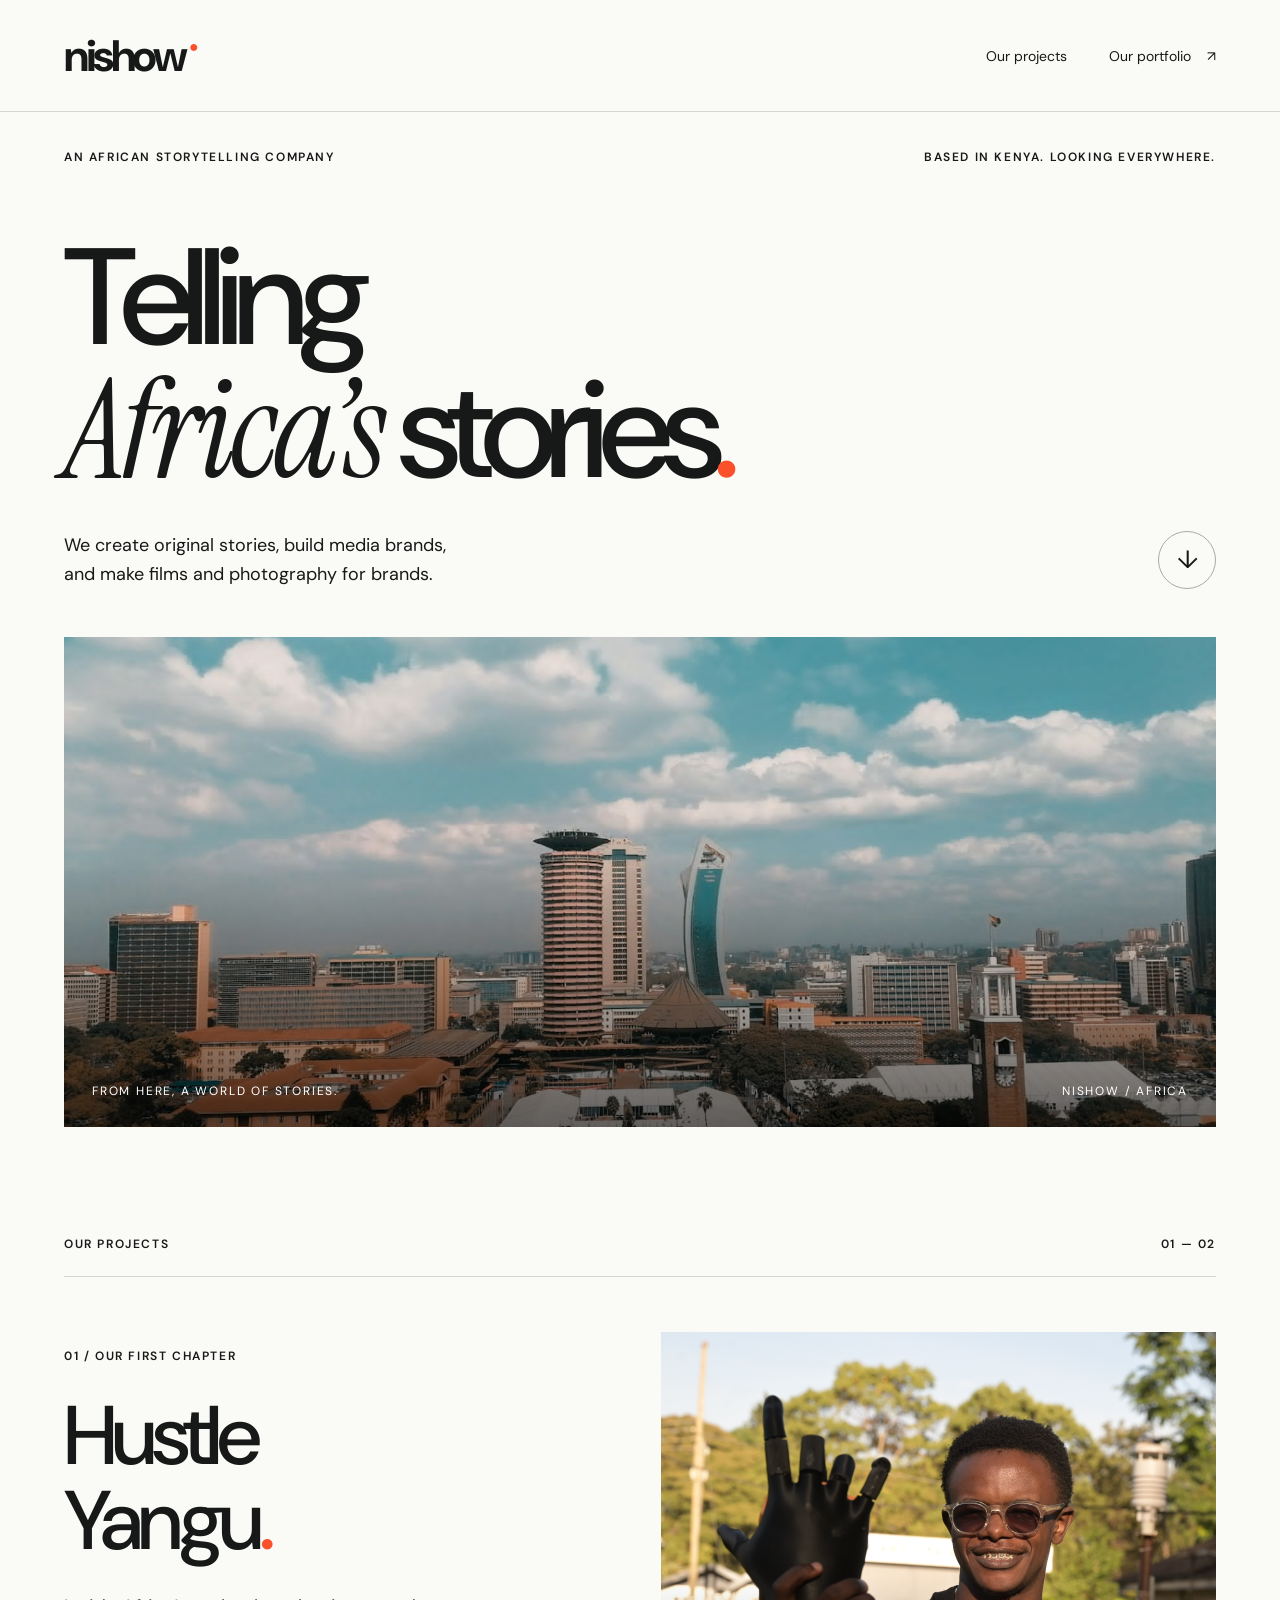
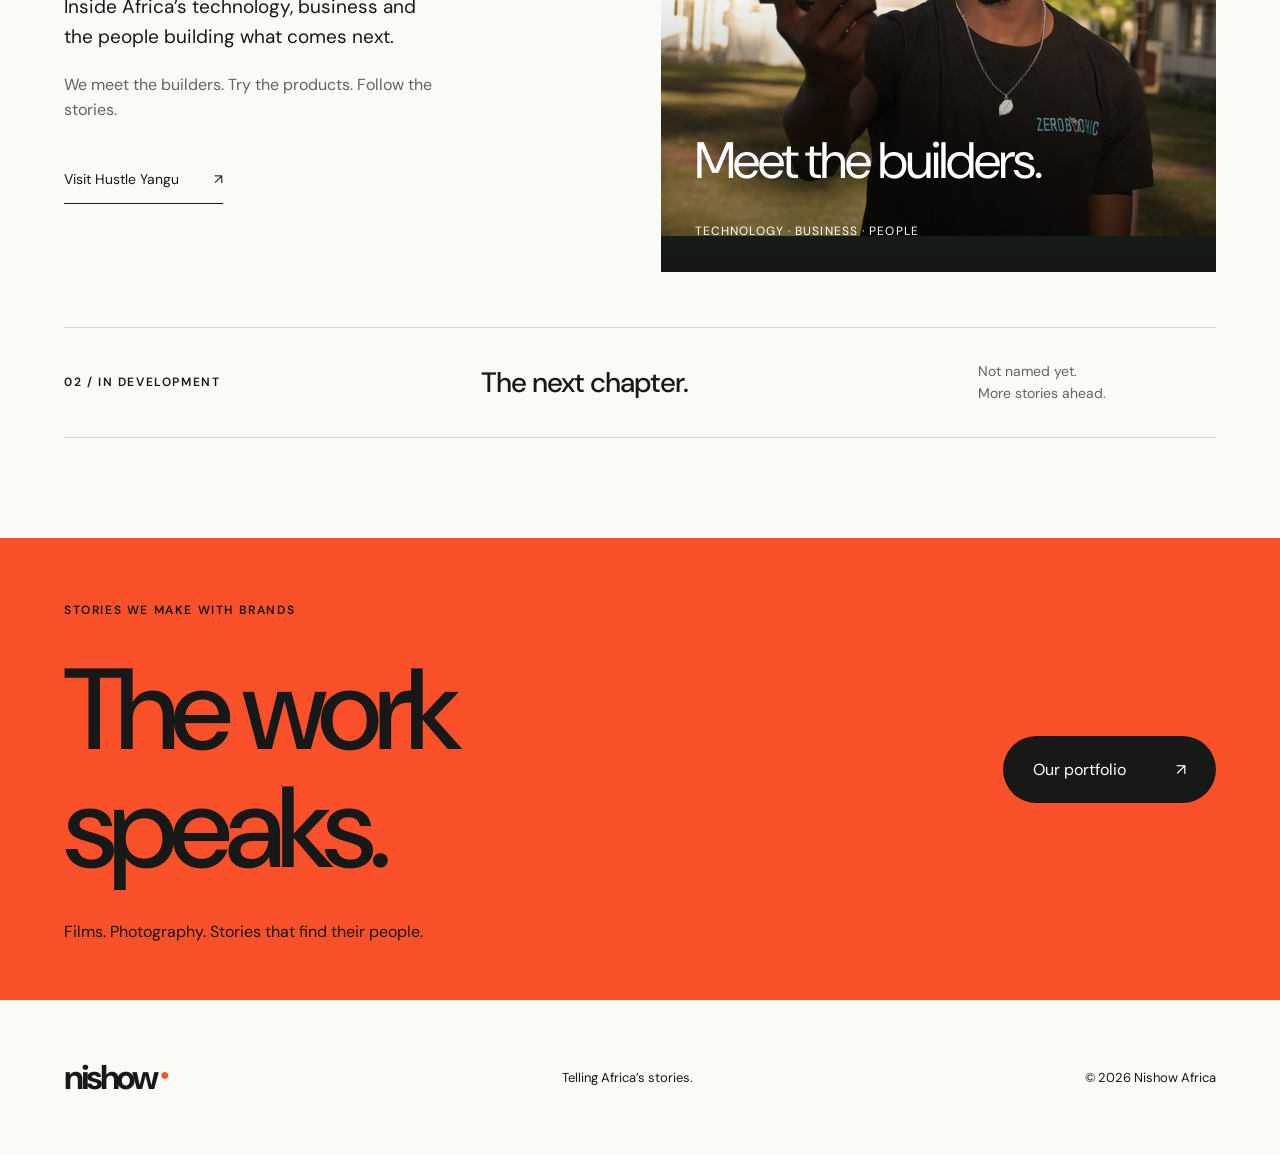
<file: index.html>
<!doctype html><html lang="en"><head><meta charset="UTF-8"><meta name="viewport" content="width=device-width,initial-scale=1"><title>Nishow — Telling Africa’s stories</title><meta name="description" content="Nishow is an African storytelling company. Home of Hustle Yangu. Original stories, films and photography."><link rel="stylesheet" href="./style.css"></head><body><header><a class="wordmark" href="./" aria-label="Nishow home">nishow<span class="orange">●</span></a><nav aria-label="Main navigation"><a href="#projects">Our projects</a><a href="./portfolio.html">Our portfolio <span>↗</span></a></nav></header><main><section class="hero"><div class="eyebrow"><span>AN AFRICAN STORYTELLING COMPANY</span><span>BASED IN KENYA. LOOKING EVERYWHERE.</span></div><h1>Telling<br><em>Africa’s</em> stories<span class="orange">.</span></h1><div class="hero-bottom"><p>We create original stories, build media brands,<br class="desktop"> and make films and photography for brands.</p><a class="circle-link" href="#projects" aria-label="Explore our projects">↓</a></div><figure class="hero-image"><img src="./assets/nairobi.jpg" alt="A view of Nairobi, Kenya"><figcaption>FROM HERE, A WORLD OF STORIES.</figcaption><span class="frame-label">NISHOW / AFRICA</span></figure></section><section id="projects" class="projects"><div class="section-top"><span class="eyebrow">OUR PROJECTS</span><span class="eyebrow">01 — 02</span></div><article class="flagship"><div class="project-copy"><span class="eyebrow">01 / OUR FIRST CHAPTER</span><h2>Hustle<br>Yangu<span class="orange">.</span></h2><p>Inside Africa’s technology, business and the people building what comes next.</p><p class="subcopy">We meet the builders. Try the products. Follow the stories.</p><a class="text-link" href="https://hustleyangu.com/" target="_blank" rel="noopener noreferrer">Visit Hustle Yangu <span>↗</span></a></div><div class="project-image"><img src="./assets/hardware.jpg" alt="Zerobionic builder demonstrating a robotic hand" loading="lazy"><div class="image-title">Meet the builders.</div><span class="image-tag">TECHNOLOGY · BUSINESS · PEOPLE</span></div></article><article class="next-project"><span class="eyebrow">02 / IN DEVELOPMENT</span><h3>The next chapter.</h3><p>Not named yet.<br>More stories ahead.</p></article></section><section class="portfolio-callout"><span class="eyebrow">STORIES WE MAKE WITH BRANDS</span><div><h2>The work<br>speaks.</h2><a class="pill" href="./portfolio.html">Our portfolio <span>↗</span></a></div><p>Films. Photography. Stories that find their people.</p></section></main><footer><a class="wordmark" href="./">nishow<span class="orange">●</span></a><span>Telling Africa’s stories.</span><span>© 2026 Nishow Africa</span></footer></body></html>
</file>
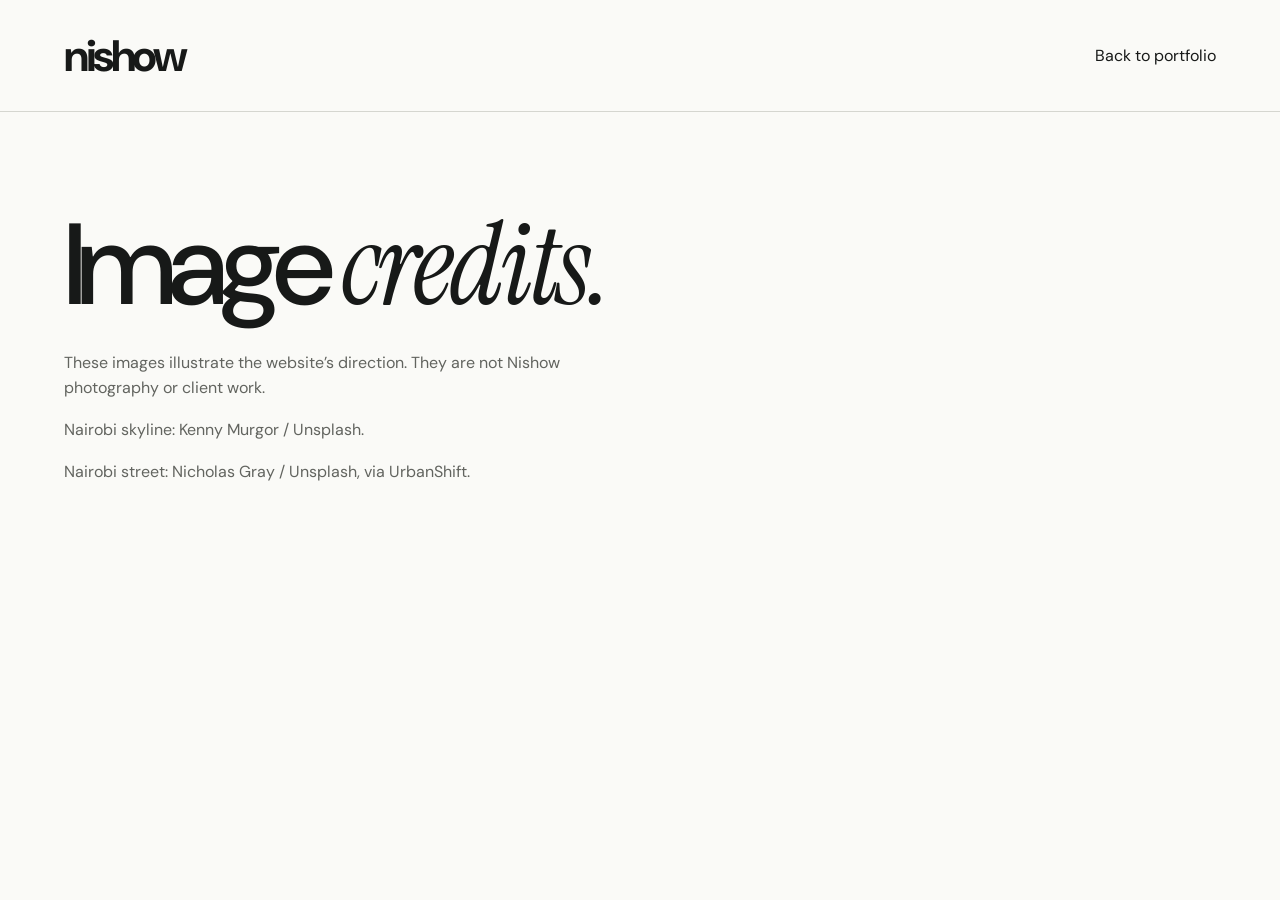
<file: credits.html>
<!doctype html><html lang="en"><head><meta charset="utf-8"><meta name="viewport" content="width=device-width,initial-scale=1"><title>Image credits — Nishow</title><link rel="stylesheet" href="./style.css"></head><body><header><a class="wordmark" href="./">nishow</a><a href="./portfolio.html">Back to portfolio</a></header><main class="portfolio-head"><h1>Image <em>credits.</em></h1><p>These images illustrate the website’s direction. They are not Nishow photography or client work.</p><p>Nairobi skyline: Kenny Murgor / <a href="https://unsplash.com/photos/vyagy6HJpVE">Unsplash</a>.</p><p>Nairobi street: Nicholas Gray / <a href="https://unsplash.com/photos/cJezwjFlJqc">Unsplash</a>, via <a href="https://pt-br.shiftcities.org/event/clean-transport-finance-academy-african-cities">UrbanShift</a>.</p></main></body></html>
</file>
<file: style.css>
@import url('https://fonts.googleapis.com/css2?family=DM+Sans:wght@400;500;600;700&family=Instrument+Serif:ital@0;1&display=swap');
:root{--paper:#fafaf7;--ink:#171918;--orange:#fa512b;--muted:#62645f;--line:#d5d6d0}*{box-sizing:border-box}html{scroll-behavior:smooth;scroll-padding-top:30px}body{margin:0;background:var(--paper);color:var(--ink);font-family:'DM Sans',Arial,sans-serif;font-size:16px}a{color:inherit;text-decoration:none}button,input{font:inherit}a,button{-webkit-tap-highlight-color:transparent}a:focus-visible,button:focus-visible,input:focus-visible{outline:3px solid var(--orange);outline-offset:6px}header{height:112px;padding:0 5%;display:flex;align-items:center;justify-content:space-between;border-bottom:1px solid var(--line)}.wordmark{font-size:44px;letter-spacing:-3.5px;font-weight:700}.wordmark span{font-size:16px;vertical-align:top;letter-spacing:0;display:inline-block;margin:9px 0 0 5px}nav{display:flex;gap:42px;font-size:14px}nav a:hover,.text-link:hover{color:var(--orange)}nav span{margin-left:12px}.hero,.projects{padding:36px 5% 0}.eyebrow{font-size:12px;font-weight:600;letter-spacing:1.6px;line-height:1.6}.hero>.eyebrow{display:flex;justify-content:space-between}h1{font-size:clamp(72px,10.7vw,164px);font-weight:500;letter-spacing:-.075em;line-height:.97;margin:64px 0 34px}h1 em{font-family:'Instrument Serif',Georgia,serif;font-weight:400;letter-spacing:-.035em}.orange{color:var(--orange)}.hero-bottom{display:flex;justify-content:space-between;align-items:center;margin-bottom:48px}p{line-height:1.6}.hero-bottom p{font-size:18px;margin:0}.circle-link{border:1px solid #a9aca6;width:58px;height:58px;border-radius:100%;display:grid;place-items:center;font-size:25px;transition:background .2s}.circle-link:hover{background:var(--orange)}figure{margin:0}.hero-image{height:490px;position:relative;overflow:hidden;background:#303833}.hero-image img,.project-image img{width:100%;height:100%;object-fit:cover}.hero-image:after,.project-image:after{content:'';position:absolute;inset:0;background:linear-gradient(transparent 45%,#0009)}figcaption,.frame-label{position:absolute;z-index:1;bottom:28px;color:white;font-size:12px;letter-spacing:1.8px}figcaption{left:28px}.frame-label{right:28px}.projects{padding-top:108px;padding-bottom:100px}.section-top{display:flex;justify-content:space-between;border-bottom:1px solid var(--line);padding-bottom:22px}.flagship{display:grid;grid-template-columns:1fr 1.1fr;gap:8%;padding:55px 0}.project-copy{padding-top:12px}h2{font-weight:500;font-size:clamp(56px,6.5vw,100px);letter-spacing:-.06em;line-height:1.02;margin:28px 0}.project-copy p{max-width:380px;font-size:19px}.project-copy .subcopy{color:var(--muted);font-size:16px}.text-link{display:inline-flex;gap:35px;border-bottom:1px solid currentColor;padding:15px 0;font-size:14px;margin-top:16px}.project-image{min-height:540px;position:relative;background:#303833;overflow:hidden}.image-title{position:absolute;z-index:1;bottom:84px;left:34px;color:white;font-size:clamp(35px,4vw,62px);line-height:1.05;letter-spacing:-2px}.image-tag{position:absolute;z-index:1;bottom:33px;left:34px;color:white;font-size:12px;letter-spacing:1.1px}.next-project{border-top:1px solid var(--line);border-bottom:1px solid var(--line);display:grid;grid-template-columns:1fr 1.2fr .6fr;align-items:center;padding:32px 0;gap:20px}.next-project h3{font-size:28px;letter-spacing:-1px;font-weight:500;margin:0}.next-project p{color:var(--muted);font-size:14px;margin:0}.portfolio-callout{background:var(--orange);padding:60px 5% 55px}.portfolio-callout>div{display:flex;align-items:center;justify-content:space-between}.portfolio-callout h2{font-size:clamp(70px,9vw,140px);margin:32px 0}.pill{display:inline-flex;align-items:center;gap:50px;padding:23px 30px;background:var(--ink);color:white;border-radius:60px}.pill:hover{background:#30332f}.portfolio-callout>p{margin:0}footer{padding:55px 5%;display:flex;align-items:center;justify-content:space-between}footer>span{font-size:13px}footer .wordmark{font-size:34px}.portfolio-head{padding:70px 5% 45px}.portfolio-head h1{margin:28px 0;font-size:clamp(65px,9vw,135px)}.portfolio-head p{max-width:520px;color:var(--muted)}.portfolio-section{padding:30px 5% 65px}.portfolio-section h2{font-size:36px;margin:15px 0}.gallery{position:relative;margin-top:25px;background:#171918}.gallery img{width:100%;height:65vh;min-height:300px;max-height:720px;object-fit:contain;display:block}.gallery-bottom{background:var(--ink);color:white;padding:24px;display:flex;justify-content:space-between;align-items:center;gap:20px}.gallery-bottom p{margin:0;font-size:14px}.gallery-controls{display:flex;align-items:center;gap:20px}.gallery-controls button{border:1px solid #777;background:transparent;color:white;border-radius:50%;height:46px;width:46px;cursor:pointer;font-size:22px}.gallery-controls button:hover{background:var(--orange)}.sample-note{font-size:13px;color:var(--muted);margin-top:15px}.sample-note a{text-decoration:underline}.video-area{border-top:1px solid var(--line)}.embed-form{display:flex;gap:12px;margin:25px 0 10px}.embed-form input{min-width:0;flex:1;padding:17px;border:1px solid #aaa;background:transparent;border-radius:0}.embed-form button{border:0;background:var(--ink);color:white;padding:16px 24px;cursor:pointer}.embed-form button:hover{background:#383b36}.embed-stage{background:#e9eae5;min-height:240px;padding:40px;display:flex;flex-direction:column;align-items:center;justify-content:center;margin-top:24px}.embed-stage iframe{border:0;max-width:100%;background:white}.embed-stage .wide{width:100%;aspect-ratio:16/9}.embed-stage .portrait{width:390px;height:700px;max-height:80vh}.embed-stage .post{width:550px;height:700px;max-height:80vh}.embed-stage .empty{text-align:center;max-width:430px}.embed-stage .empty b{font-size:25px;font-weight:500}.embed-stage .empty p{color:var(--muted)}.source-link{margin-top:20px;font-size:14px;text-decoration:underline}.error{color:#ad281b;font-size:14px;min-height:22px}.back-link{font-size:14px}.back-link:hover{text-decoration:underline}@media(min-width:1500px){body{max-width:1800px;margin:auto}}@media(max-width:760px){header{height:85px}.wordmark{font-size:36px}nav{gap:20px;font-size:13px}.hero>.eyebrow span:last-child{display:none}.hero{padding-top:28px}h1{font-size:clamp(62px,13.5vw,100px);margin:45px 0 30px}.hero-bottom p{font-size:16px;max-width:78%}.desktop{display:none}.circle-link{width:44px;height:44px;flex-shrink:0}.hero-image{height:350px}.frame-label{display:none}figcaption{left:18px;font-size:11px}.projects{padding-top:65px;padding-bottom:65px}.flagship{grid-template-columns:1fr;gap:30px;padding:32px 0}.project-copy h2{font-size:65px}.project-copy p{max-width:450px}.project-image{height:430px;min-height:0}.image-title{font-size:48px}.next-project{grid-template-columns:1fr;gap:15px;padding:30px 0}.next-project p br{display:none}.portfolio-callout{padding-top:42px}.portfolio-callout>div{align-items:flex-start;flex-direction:column;gap:5px}.portfolio-callout .pill{margin-bottom:30px;padding:19px 25px}footer{flex-wrap:wrap;gap:25px}footer>span:last-child{width:100%}.portfolio-head{padding-top:45px}.gallery img{height:45vh;min-height:240px}.gallery-bottom{padding:18px;align-items:flex-start;flex-direction:column}.gallery-controls{align-self:flex-end}.embed-form{flex-direction:column}.embed-stage{padding:15px}.portfolio-section{padding-bottom:40px}}@media(prefers-reduced-motion:reduce){html{scroll-behavior:auto}*{transition:none!important}}
/* Portfolio: a moving contact sheet and generous, platform-native players. */
.project-image img{object-position:60% center}.portfolio-page{--paper:#171819;--ink:#f4f4f0;--muted:#a4a6a8;--line:#37383a}.portfolio-page header{border-color:var(--line)}.portfolio-heading{display:flex;align-items:flex-end;justify-content:space-between;gap:35px}.portfolio-heading h1{font-size:clamp(66px,8vw,122px);margin-bottom:30px}.portfolio-heading p{padding-bottom:20px}.section-links{gap:30px;padding-top:32px;border-top:1px solid var(--line)}.photo-section{padding:50px 0 65px;overflow:hidden}.strip-heading,.strip-footer{padding:0 5%;display:flex;justify-content:space-between;align-items:center;gap:24px}.strip-heading h2{font-size:48px;margin:12px 0}.outline-button{border:1px solid #696b6e;border-radius:40px;background:transparent;color:inherit;padding:14px 20px;cursor:pointer;font-size:14px}.outline-button:hover{border-color:var(--orange);color:var(--orange)}.photo-strip{overflow-x:auto;scrollbar-width:none;padding:45px 0 40px;touch-action:pan-x pan-y}.photo-strip::-webkit-scrollbar{display:none}.photo-track{display:flex;width:max-content}.photo-group{display:flex;gap:28px;padding-right:28px;padding-left:0}.photo-card{width:clamp(260px,26vw,430px);height:clamp(340px,32vw,520px);position:relative;padding:0;border:0;border-radius:23px;background:#2c2f32;overflow:hidden;cursor:zoom-in;transform:rotate(var(--tilt));transition:transform .45s cubic-bezier(.2,.7,.2,1),box-shadow .4s;isolation:isolate}.photo-card img{width:100%;height:100%;object-fit:cover;transition:transform .6s}.photo-card:after{content:'';position:absolute;inset:50% 0 0;background:linear-gradient(transparent,#000b);z-index:0}.photo-card span{position:absolute;bottom:22px;left:22px;right:22px;color:white;font-size:14px;text-align:left;z-index:1}.photo-card:hover,.photo-card:focus-visible{transform:rotate(0) translateY(-12px) scale(1.025);box-shadow:0 25px 40px #0007;z-index:2}.photo-card:hover img{transform:scale(1.045)}.strip-footer p{font-size:13px;color:var(--muted)}.strip-footer a{text-decoration:underline}.film-section{padding-top:30px}.film-section .section-top{align-items:flex-end;padding-bottom:35px}.film-section h2{font-size:clamp(48px,6vw,84px);margin:20px 0 0}.film-section .section-top>p{color:var(--muted);font-size:16px}.film-grid{display:grid;grid-template-columns:1fr 1fr;gap:60px 30px;padding-top:42px;align-items:start}.film-card{min-width:0}.video-player{position:relative;aspect-ratio:16/9;background:#25272a;border-radius:16px;overflow:hidden;box-shadow:0 0 0 1px #ffffff12;transition:box-shadow .3s,transform .3s}.video-cover{position:absolute;inset:0;width:100%;height:100%;border:0;padding:0;background:#25272a;cursor:pointer;overflow:hidden;color:white}.video-cover img{width:100%;height:100%;object-fit:cover;transition:transform .65s,filter .4s;filter:brightness(.8)}.play-disc{position:absolute;left:50%;top:50%;transform:translate(-50%,-50%);width:64px;height:64px;background:#f4f4f0;color:#171819;border-radius:50%;display:grid;place-items:center;padding-left:4px;transition:background .3s,scale .3s}.watch-label{position:absolute;bottom:22px;left:24px;font-size:12px;letter-spacing:2px}.video-player:has(.video-cover:hover),.video-player:has(.video-cover:focus-visible){transform:translateY(-6px);box-shadow:0 20px 45px #0006,0 0 0 1px #fa512b}.video-cover:hover img,.video-cover:focus-visible img{transform:scale(1.045);filter:brightness(1)}.video-cover:hover .play-disc{background:var(--orange);scale:1.08}.video-player iframe{display:block;border:0;width:100%;height:100%;position:absolute;inset:0}.film-info{display:flex;justify-content:space-between;gap:20px;align-items:center;padding:22px 2px 0}.film-info .eyebrow{color:var(--muted)}.film-info h3{font-size:23px;font-weight:500;letter-spacing:-.6px;margin:8px 0}.film-info>a{border:1px solid #626468;border-radius:50%;width:42px;height:42px;display:grid;place-items:center;flex-shrink:0}.film-info>a:hover{background:var(--orange);border-color:var(--orange)}.social-post{border:1px solid var(--line);background:#1e2022;border-radius:16px;padding:25px;display:flex;flex-direction:column;align-items:center;min-height:300px;transition:border-color .3s,box-shadow .3s}.social-post:hover{border-color:#777;box-shadow:0 15px 40px #0004}.social-post>.eyebrow{align-self:flex-start}.social-post .twitter-tweet{max-width:100%!important;width:100%;margin:20px 0 0!important}.social-post blockquote{margin:30px 0;line-height:1.7}.social-post blockquote a{text-decoration:underline}.playback-note{font-size:13px;color:var(--muted);margin-top:50px}.photo-dialog{width:100vw;height:100dvh;max-width:none;max-height:none;padding:60px 5% 25px;background:#111e;color:white;border:0;margin:0;overflow:hidden}.photo-dialog::backdrop{background:#000c;backdrop-filter:blur(12px)}.photo-dialog[open]{display:flex;flex-direction:column;align-items:center;justify-content:center}.photo-dialog>img{max-width:100%;max-height:calc(100dvh - 170px);object-fit:contain;border-radius:5px;min-height:0}.viewer-close{position:absolute;top:15px;right:25px;width:45px;height:45px;font-size:32px;background:transparent;color:white;border:1px solid #777;border-radius:50%;cursor:pointer}.viewer-bar{display:flex;width:min(900px,100%);justify-content:space-between;align-items:center;gap:15px;margin-top:18px}.viewer-bar button{background:transparent;border:1px solid #777;border-radius:50%;color:white;width:44px;height:44px;flex-shrink:0;font-size:22px;cursor:pointer}.viewer-bar p{font-size:14px;text-align:center}.portfolio-page footer{border-top:1px solid var(--line)}@media(max-width:760px){.portfolio-heading{display:block}.portfolio-heading p{padding-bottom:5px}.portfolio-heading h1{font-size:clamp(56px,12vw,88px)}.section-links{gap:20px;font-size:12px}.strip-heading{align-items:flex-end}.strip-heading h2{font-size:35px}.outline-button{padding:12px;font-size:12px;white-space:nowrap}.photo-card{width:72vw;height:95vw;max-height:480px}.photo-group{gap:22px;padding-right:22px}.strip-footer{align-items:flex-start;flex-direction:column;gap:0}.strip-footer p{margin:5px 0}.film-grid{grid-template-columns:1fr;gap:40px}.film-section .section-top>p{display:none}.social-post{padding:16px}.film-info h3{font-size:21px}.watch-label{bottom:16px;left:18px}.play-disc{height:54px;width:54px}.photo-dialog{padding-left:12px;padding-right:12px}}@media(prefers-reduced-motion:reduce){.photo-card:hover,.photo-card:focus-visible,.video-player:has(.video-cover:hover){transform:none}.photo-card img,.video-cover img{transition:none}}
</file>
